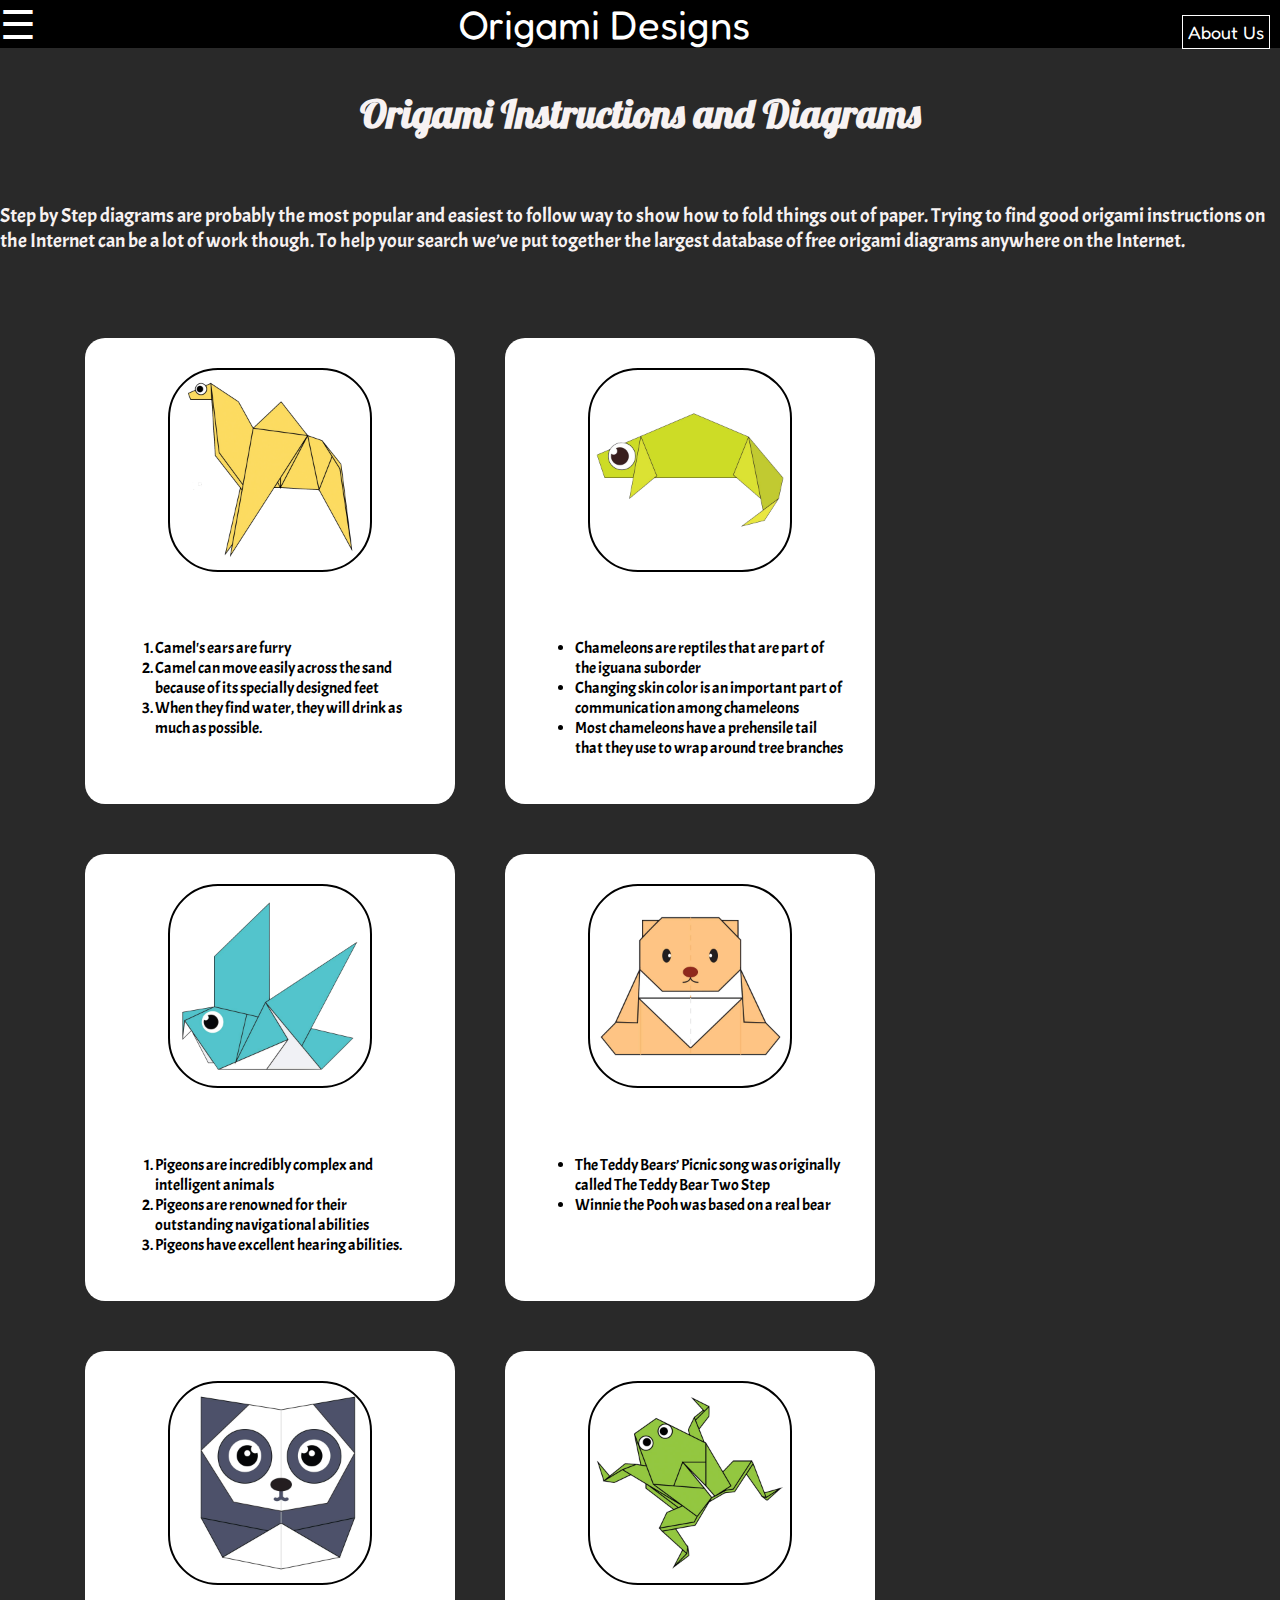
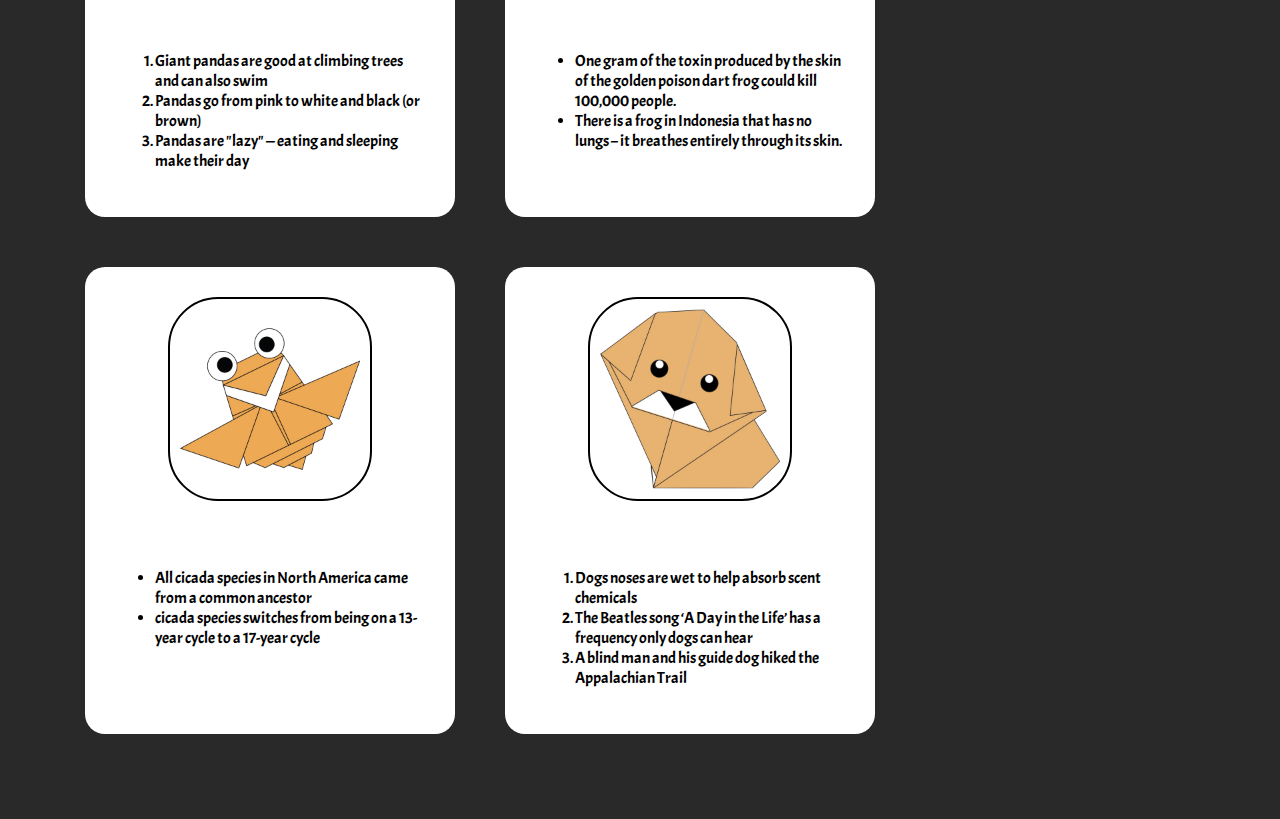
<file: index.html>
<!DOCTYPE html>
<!DOCTYPE html>
<html lang="en">
<head>
    <title>Origami Designs</title>
    <link rel="stylesheet" type="text/css" href="styles.css">
</head>
<body>
<div class="header">
    <div class="menu">
        <div ><a href ="#">☰</a></div>
        <div class="od">Origami Designs</div>
        <div ><a id="o" href ="about.html">About Us</a></div>
    </div>
</div>
<div class ="bodyimg">
    <h3>
      Origami Instructions and Diagrams  
    </h3>
    <p><br>
    Step by Step diagrams are probably the most popular and easiest to follow way to show how to fold things out of paper. 
    Trying to find good origami instructions on the Internet can be a lot of work though. To help your search we’ve put
    together the largest database of free origami diagrams anywhere on the Internet.
    </p>
</div>
<div class ="grid">
    <div class ="origami">
        <center>
        <a href ="http://origami.me/camel/"><img src="camel.png" width="200px" height="200px"></a>
        <h3> Camel </h3>
        </center>
        <p>
            <ol>
                <li>Camel's ears are furry</li>
                <li>Camel can move easily across the sand because of its specially designed feet</li>
                <li>When they find water, they will drink as much as possible.</li>
            </ol>
        </p>
        </div>
    <div class="origami">
        <center>
        <a href="http://origami.me/chameleon/"><img src="chameleon.png" width="200px" height="200px"></a>
        <h3> Chameleons </h3>
        </center>
        <p> 
            <ul>
                <li>Chameleons are reptiles that are part of the iguana suborder</li>
                <li>Changing skin color is an important part of communication among chameleons</li>
                <li>Most chameleons have a prehensile tail that they use to wrap around tree branches</li>
            </ul>
        </p>
        </div>
    <div class="origami">
        <center>
        <a href="http://origami.me/pigeon/"><img src="pigeon.png" width="200px" height="200px"></a>
        <h3> Pigeons </h3>
        </center>
        <p>
        <ol>
            <li>Pigeons are incredibly complex and intelligent animals</li>
            <li>Pigeons are renowned for their outstanding navigational abilities</li>
            <li>Pigeons have excellent hearing abilities.</li>
        </ol>
        </p>
        </div>
    <div class="origami">
        <center>
        <a href="http://origami.me/teddy-bear/"><img src="teddy.png" width="200px" height="200px"></a>
        <h3> Teddy Bear </h3>
        </center>
        <p>
        <ul>
            <li>The Teddy Bears’ Picnic song was originally called The Teddy Bear Two Step</li>
            <li>Winnie the Pooh was based on a real bear</li>
            
        </ul>
        </p>
        </div>

    
    <div class="origami">
        <center>
            <a href="http://origami.me/panda/"><img src="panda.png" width="200px" height="200px"></a>
            <h3> Panda </h3>
        </center>
        <p>
        <ol>
            <li>Giant pandas are good at climbing trees and can also swim</li>
            <li>Pandas go from pink to white and black (or brown)</li>
            <li>Pandas are "lazy" — eating and sleeping make their day</li>
        </ol>
        </p>
    </div>
    <div class="origami">
        <center>
            <a href ="http://origami.me/traditional-frog/"><img src="frog.png" width="200px" height="200px"></a>
            <h3> Frog </h3>
        </center>
        <p>
        <ul>
            <li>One gram of the toxin produced by the skin of the golden poison dart frog could kill 100,000 people.</li>
            <li>There is a frog in Indonesia that has no lungs – it breathes entirely through its skin.</li>
    
        </ul>
        </p>
    </div>
    <div class="origami">
        <center>
            <a href="http://origami.me/flying-cicada/"><img src="cicada.png" width="200px" height="200px"></a>
            <h3> Cicada </h3>
        </center>
        <p>
        <ul>
            <li>All cicada species in North America came from a common ancestor</li>
            <li>cicada species switches from being on a 13-year cycle to a 17-year cycle</li>
        </ul>
        </p>
    </div>
    <div class="origami">
        <center>
           <a href="http://origami.me/puppy/"><img src="dog.png" width="200px" height="200px"></a>
            <h3> Dogs </h3>
        </center>
        <p>
        <ol>
            <li>Dogs noses are wet to help absorb scent chemicals</li>
            <li>The Beatles song ‘A Day in the Life’ has a frequency only dogs can hear</li>
            <li>A blind man and his guide dog hiked the Appalachian Trail</li>
        </ol>
        </p>
    </div>
    

</div>
</body>
</html>
</file>
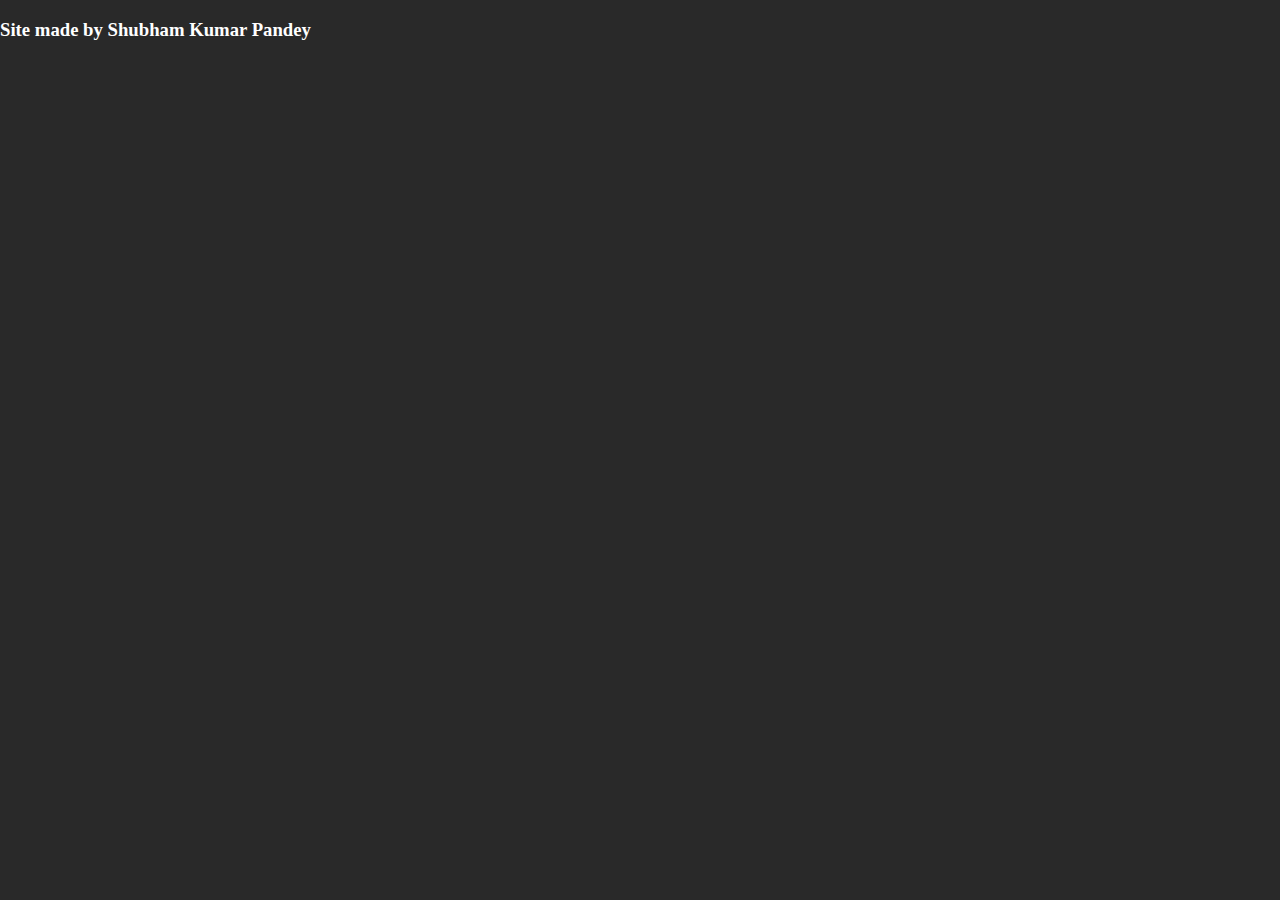
<file: about.html>
<!DOCTYPE html>
<html lang="en">
<head>
    <meta charset="UTF-8">
    <meta http-equiv="X-UA-Compatible" content="IE=edge">
    <meta name="viewport" content="width=device-width, initial-scale=1.0">
    <title>About Us</title>
    <link rel="stylesheet" type="text/css" href="styles.css">
</head>
<body>
    <h3>
        Site made by Shubham Kumar Pandey
    </h3>
</body>
</html>
</file>
<file: styles.css>
@import url('https://fonts.googleapis.com/css2?family=Acme&family=Fredoka+One&family=Lobster&display=swap');

.menu {
  display: flex;
  justify-content: space-between;
  background-color: black;
  color: white;
}
body {
  margin: 0px;
  background-color: #292929;
}
a {
  text-decoration: none;
}
a:link {
  color: #ffffff;
}

a:visited {
  color: #ffffff;
}

.bodyimg p {
  color: #f7f2f2;
  font-family: 'Acme', sans-serif;
  font-size: 20px;
}
.bodyimg h3 {
  color: #f7f2f2;
  font-family: "Lobster", cursive;
  text-align: center;
  font-size: 40px;
}
.header{
    font-family: 'Fredoka One', cursive;
    font-size: 40px;
}
#o{
    font-size: 18px;
    padding: 5px;
    border: 1px solid;
    margin: 10px;
}
.grid {
  display: flex;
  flex-wrap: wrap;
  margin: 40px;
  padding: 20px;
}
.grid img {
  border: 2px solid black;
  border-radius: 50px;
}
.origami {
  border-radius: 20px;
  background-color: #ffffff;
  padding: 30px;
  margin: 25px;
  width: 310px;
  transition: all 0.5s ease-in-out;
  font-family: 'Acme', sans-serif;
}

.origami:hover {
  transform: scale(1.1);
  opacity: 0.55;
}

h3{
    color: white;
}
</file>
